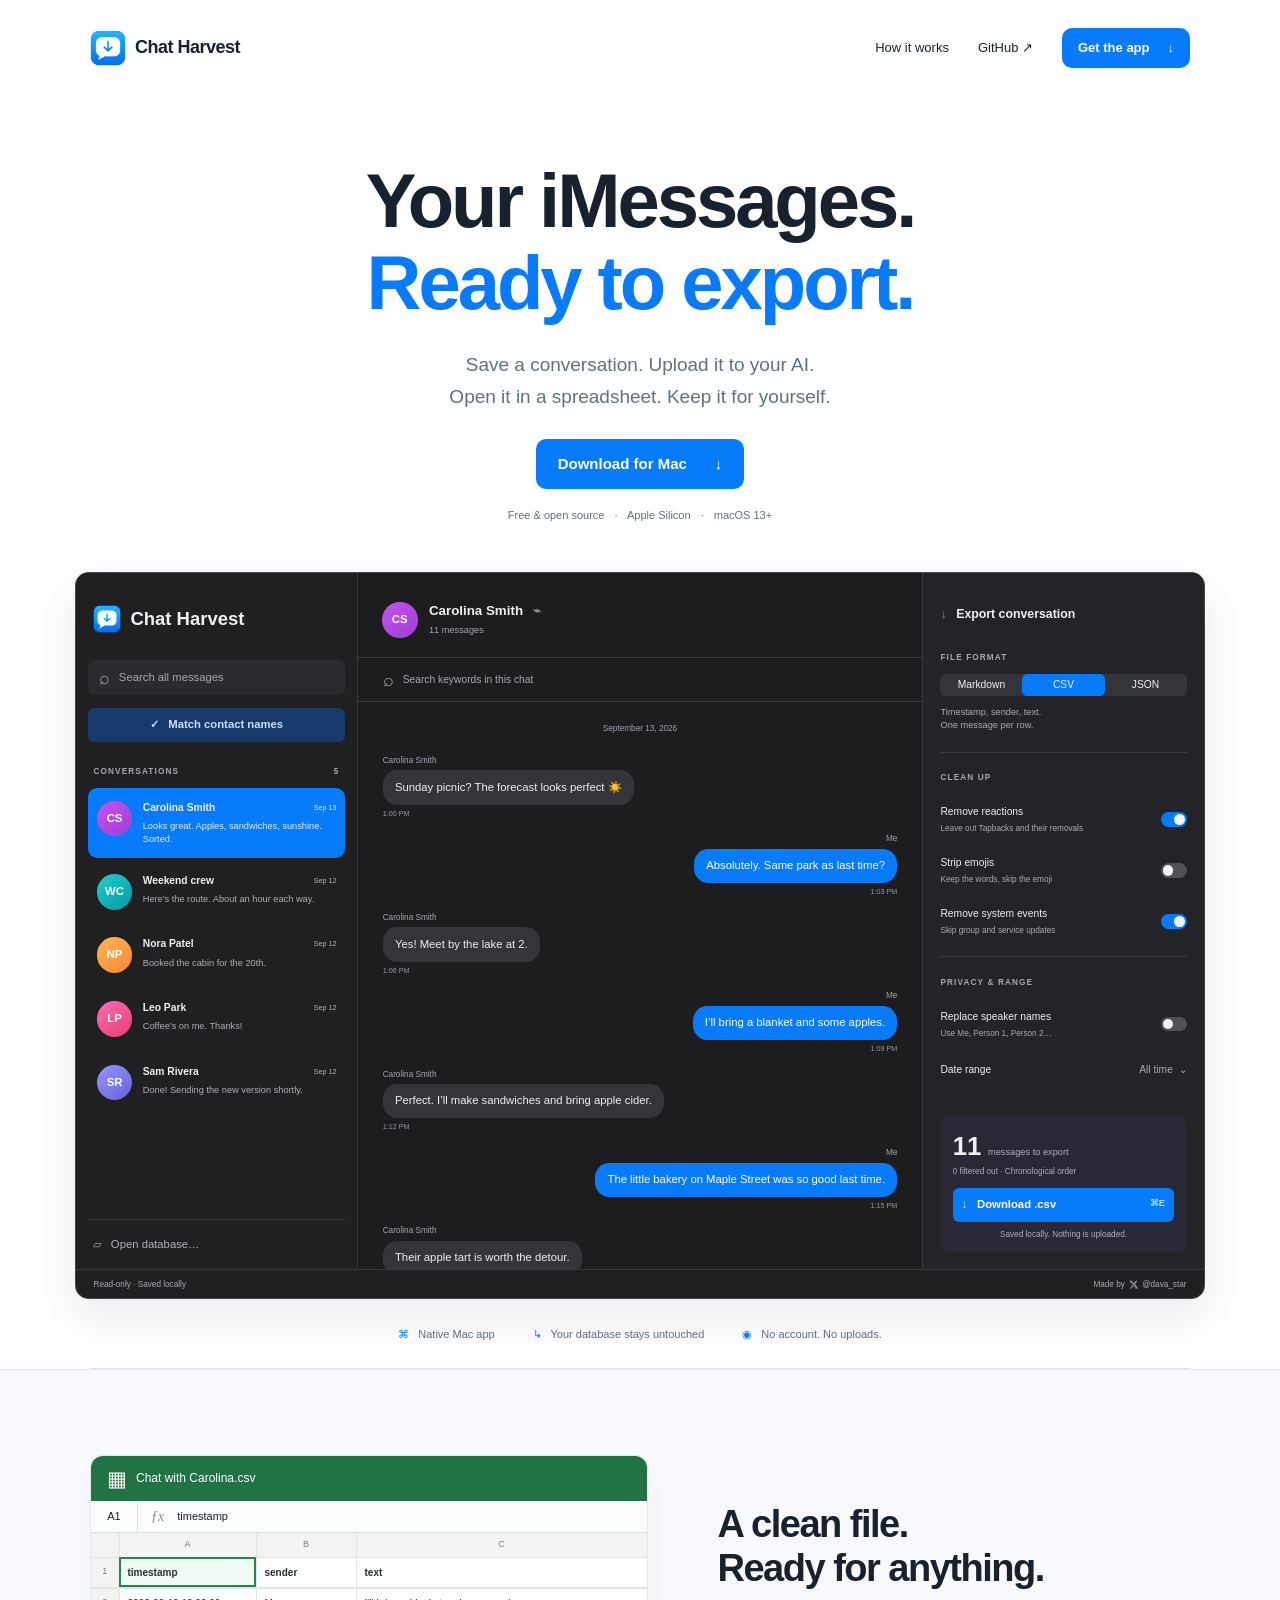
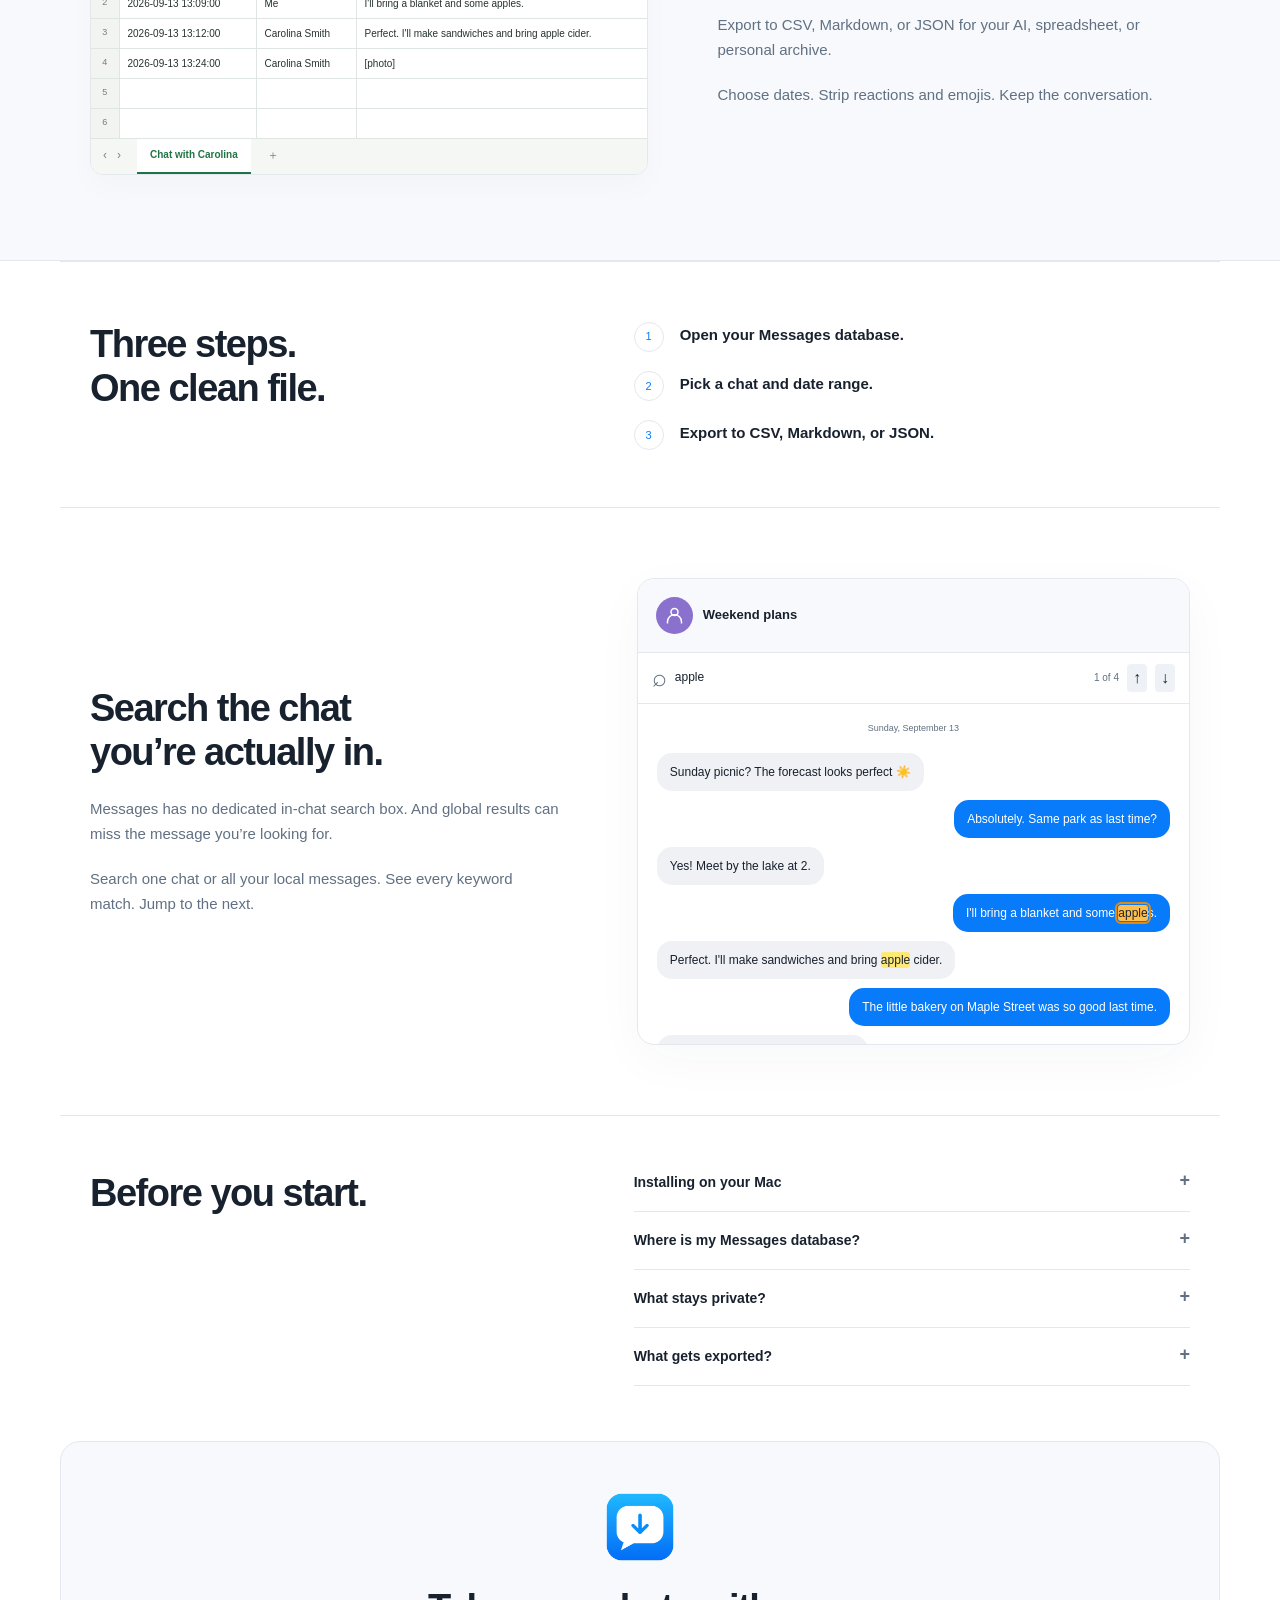
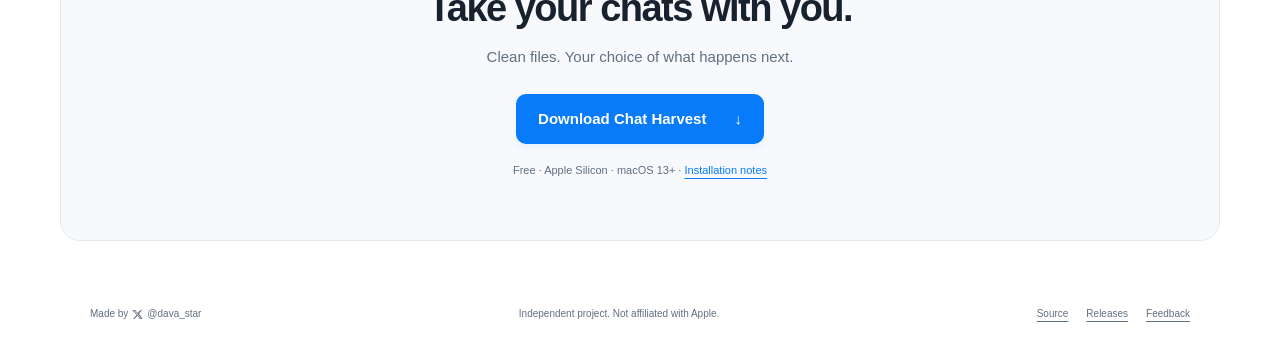
<file: docs/index.html>
<!doctype html>
<html lang="en">
<head>
<meta charset="utf-8"><meta name="viewport" content="width=device-width,initial-scale=1">
<title>Chat Harvest — Export your iMessages. Ready for AI.</title>
<meta name="description" content="Export iMessage conversations as clean CSV, Markdown, or JSON. Add them to your AI chat for context. Free and open source.">
<meta name="theme-color" content="#f8fafc">
<meta property="og:title" content="Chat Harvest — The export button Messages never had.">
<meta property="og:description" content="Export iMessage conversations as clean CSV, Markdown, or JSON. Add them to your AI chat for context. Free and open source.">
<meta property="og:type" content="website">
<meta property="og:url" content="https://davidstor.github.io/chat-harvest/">
<meta property="og:image" content="https://davidstor.github.io/chat-harvest/assets/social-card.png">
<meta property="og:image:width" content="1200">
<meta property="og:image:height" content="630">
<meta property="og:image:alt" content="Chat Harvest — The export button Messages never had. App illustration with fictional chats and CSV export controls.">
<meta name="twitter:card" content="summary_large_image">
<meta name="twitter:site" content="@dava_star">
<meta name="twitter:creator" content="@dava_star">
<meta name="twitter:title" content="Chat Harvest — The export button Messages never had.">
<meta name="twitter:description" content="Export iMessage conversations as clean CSV, Markdown, or JSON. Add them to your AI chat for context. Free and open source.">
<meta name="twitter:image" content="https://davidstor.github.io/chat-harvest/assets/social-card.png">
<meta name="twitter:image:alt" content="Chat Harvest — The export button Messages never had. App illustration with fictional chats and CSV export controls.">
<link rel="icon" href="assets/icon.png"><link rel="stylesheet" href="style.css?v=20260914c"><link rel="stylesheet" href="preview.css">
<script src="demo.js?v=20260914c" defer></script>
</head>
<body>
<header class="nav wrap"><a class="brand" href="#"><img src="assets/icon.png" width="36" height="36" alt="">Chat Harvest</a><nav aria-label="Main"><a href="#how">How it works</a><a href="https://github.com/DavidStor/chat-harvest">GitHub <span aria-hidden="true">↗</span></a><a class="button small" href="#download">Get the app <span aria-hidden="true">↓</span></a></nav></header>
<main>
<section class="hero wrap">
<h1>Your iMessages.<br><span>Ready to export.</span></h1>
<p class="intro">Save a conversation. Upload it to your AI.<br class="desktop"> Open it in a spreadsheet. Keep it for yourself.</p>
<div class="actions"><a class="button" href="https://github.com/DavidStor/chat-harvest/releases/latest/download/Chat-Harvest-macOS-arm64.zip">Download for Mac <span aria-hidden="true">↓</span></a></div>
<p class="meta">Free & open source <span>·</span> Apple Silicon <span>·</span> macOS 13+</p>
<div class="preview-viewport">
<div class="app-preview">
<div class="preview-panels" role="img" aria-label="Illustrative Chat Harvest interface with fictional conversations. Carolina Smith is selected, dated September 13. CSV export controls appear on the right.">
<aside class="preview-sidebar"><div class="preview-brand"><img src="assets/icon.png" alt="">Chat Harvest</div><div class="preview-search"><span>⌕</span> Search all messages</div><div class="preview-contacts">✓ &nbsp; Match contact names</div><div class="preview-section-label">CONVERSATIONS <span>5</span></div><div class="preview-chat selected"><span class="preview-avatar">CS</span><div><div class="preview-chat-title"><b>Carolina Smith</b><time>Sep 13</time></div><p>Looks great. Apples, sandwiches, sunshine. Sorted.</p></div></div><div class="preview-chat teal"><span class="preview-avatar">WC</span><div><div class="preview-chat-title"><b>Weekend crew</b><time>Sep 12</time></div><p>Here's the route. About an hour each way.</p></div></div><div class="preview-chat orange"><span class="preview-avatar">NP</span><div><div class="preview-chat-title"><b>Nora Patel</b><time>Sep 12</time></div><p>Booked the cabin for the 20th.</p></div></div><div class="preview-chat pink"><span class="preview-avatar">LP</span><div><div class="preview-chat-title"><b>Leo Park</b><time>Sep 12</time></div><p>Coffee’s on me. Thanks!</p></div></div><div class="preview-chat purple"><span class="preview-avatar">SR</span><div><div class="preview-chat-title"><b>Sam Rivera</b><time>Sep 12</time></div><p>Done! Sending the new version shortly.</p></div></div><div class="preview-open">▱ &nbsp; Open database…</div></aside>
<div class="preview-conversation"><div class="preview-conversation-title"><span class="preview-avatar">CS</span><div><b>Carolina Smith <span class="preview-pencil">⌁</span></b><small>11 messages</small></div></div><div class="preview-search in-chat"><span>⌕</span> Search keywords in this chat</div><div class="preview-transcript"><div class="preview-day">September 13, 2026</div><div class="preview-message incoming"><span class="preview-speaker">Carolina Smith</span><p>Sunday picnic? The forecast looks perfect ☀️</p><time>1:00 PM</time></div><div class="preview-message outgoing"><span class="preview-speaker">Me</span><p>Absolutely. Same park as last time?</p><time>1:03 PM</time></div><div class="preview-message incoming"><span class="preview-speaker">Carolina Smith</span><p>Yes! Meet by the lake at 2.</p><time>1:06 PM</time></div><div class="preview-message outgoing"><span class="preview-speaker">Me</span><p>I’ll bring a blanket and some apples.</p><time>1:09 PM</time></div><div class="preview-message incoming"><span class="preview-speaker">Carolina Smith</span><p>Perfect. I’ll make sandwiches and bring apple cider.</p><time>1:12 PM</time></div><div class="preview-message outgoing"><span class="preview-speaker">Me</span><p>The little bakery on Maple Street was so good last time.</p><time>1:15 PM</time></div><div class="preview-message incoming"><span class="preview-speaker">Carolina Smith</span><p>Their apple tart is worth the detour.</p><time>1:18 PM</time></div></div></div>
<aside class="preview-export"><h3><span>↓</span> Export conversation</h3><div class="preview-section-label">FILE FORMAT</div><div class="preview-formats"><span>Markdown</span><span class="chosen">CSV</span><span>JSON</span></div><p class="preview-format-help">Timestamp, sender, text.<br>One message per row.</p><div class="preview-rule"></div><div class="preview-section-label">CLEAN UP</div><div class="preview-option"><div><b>Remove reactions</b><small>Leave out Tapbacks and their removals</small></div><span class="preview-toggle on"></span></div><div class="preview-option"><div><b>Strip emojis</b><small>Keep the words, skip the emoji</small></div><span class="preview-toggle "></span></div><div class="preview-option"><div><b>Remove system events</b><small>Skip group and service updates</small></div><span class="preview-toggle on"></span></div><div class="preview-rule"></div><div class="preview-section-label">PRIVACY & RANGE</div><div class="preview-option"><div><b>Replace speaker names</b><small>Use Me, Person 1, Person 2…</small></div><span class="preview-toggle"></span></div><div class="preview-range">Date range <span>All time &nbsp;⌄</span></div><div class="preview-download"><div><strong>11</strong> messages to export</div><small>0 filtered out · Chronological order</small><div class="preview-download-button">↓ &nbsp; Download .csv <span>⌘E</span></div><p>Saved locally. Nothing is uploaded.</p></div></aside>
</div><div class="preview-footer"><span class="preview-local">Read-only · Saved locally</span><div><span>Made by</span> <a class="creator-link" href="https://x.com/dava_star" aria-label="@dava_star on X"><svg class="x-icon" viewBox="0 0 24 24" aria-hidden="true"><path fill="currentColor" d="M18.9 2H22l-6.8 7.8L23.2 22h-6.3L12 14.6 5.5 22H2.3l7.9-9L.8 2h6.5l4.5 6.7L18.9 2ZM17.8 20h1.7L6.4 3.9H4.6L17.8 20Z"/></svg><span>@dava_star</span></a></div></div>
</div></div>
<div class="trust-row"><span><i aria-hidden="true">⌘</i> Native Mac app</span><span><i aria-hidden="true">↳</i> Your database stays untouched</span><span><i aria-hidden="true">◉</i> No account. No uploads.</span></div>
</section>
<section class="export-section"><div class="wrap feature">
<div class="export-card spreadsheet">
<div class="sheet-title"><span class="sheet-symbol" aria-hidden="true">▦</span><strong>Chat with Carolina.csv</strong></div>
<div class="sheet-formula" aria-hidden="true"><span>A1</span><i>ƒx</i><span>timestamp</span></div>
<div class="table-scroll" tabindex="0" role="region" aria-label="CSV shown as a spreadsheet; scroll to see all columns"><table class="sheet-grid"><caption class="sr-only">Example conversation exported to a spreadsheet</caption><colgroup><col class="row-index"><col class="time-column"><col class="sender-column"><col></colgroup><thead><tr class="column-letters" aria-hidden="true"><th></th><th>A</th><th>B</th><th>C</th></tr><tr><td class="row-number">1</td><th scope="col" class="selected-cell">timestamp</th><th scope="col">sender</th><th scope="col">text</th></tr></thead><tbody>
<tr><th scope="row" class="row-number">2</th><td>2026-09-13 13:09:00</td><td>Me</td><td>I'll bring a blanket and some apples.</td></tr>
<tr><th scope="row" class="row-number">3</th><td>2026-09-13 13:12:00</td><td>Carolina Smith</td><td>Perfect. I'll make sandwiches and bring apple cider.</td></tr>
<tr><th scope="row" class="row-number">4</th><td>2026-09-13 13:24:00</td><td>Carolina Smith</td><td>[photo]</td></tr>
<tr aria-hidden="true"><th class="row-number">5</th><td></td><td></td><td></td></tr><tr aria-hidden="true"><th class="row-number">6</th><td></td><td></td><td></td></tr>
</tbody></table></div><div class="sheet-tabs" aria-hidden="true"><span>‹ &nbsp; ›</span><strong>Chat with Carolina</strong><span>＋</span></div>
</div>
<div class="feature-copy"><h2>A clean file.<br>Ready for anything.</h2><p>Export to CSV, Markdown, or JSON for your AI, spreadsheet, or personal archive.</p><p>Choose dates. Strip reactions and emojis. Keep the conversation.</p></div>
</div></section>
<section class="how wrap" id="how"><div><h2>Three steps.<br>One clean file.</h2></div><ol><li><strong>Open your Messages database.</strong></li><li><strong>Pick a chat and date range.</strong></li><li><strong>Export to CSV, Markdown, or JSON.</strong></li></ol></section>
<section class="feature wrap" id="search">
<div class="feature-copy"><h2>Search the chat<br>you’re actually in.</h2><p>Messages has no dedicated in-chat search box. And global results can miss the message you’re looking for.</p><p>Search one chat or all your local messages. See every keyword match. Jump to the next.</p></div>
<div class="demo-card"><div class="demo-heading"><div class="avatar" aria-hidden="true"><svg width="21" height="21" viewBox="0 0 24 24" fill="none" stroke="currentColor" stroke-width="1.7"><circle cx="12" cy="8" r="4"/><path d="M4 21v-2a8 8 0 0 1 16 0v2"/></svg></div><strong>Weekend plans</strong></div>
<div class="searchbar"><span aria-hidden="true">⌕</span><span class="fixed-query" id="query" aria-label="Search keyword: apple">apple</span><output id="match-count" aria-live="polite"></output><button id="previous" aria-label="Previous match" title="Previous match">↑</button><button id="next" aria-label="Next match" title="Next match">↓</button></div>
<div class="demo-messages" id="messages" tabindex="0" aria-label="Fictional conversation"><p class="day-label">Sunday, September 13</p></div></div>
</section>
<section class="faq wrap" id="install"><div><h2>Before you start.</h2></div><div class="questions">
<details><summary>Installing on your Mac</summary><p>Unzip the download and move Chat Harvest to Applications. Requires Apple Silicon and macOS 13 or later.</p><p>The app is not notarized by Apple. If macOS blocks it and you choose to trust the app:</p><ol><li>Try opening Chat Harvest, then dismiss the warning.</li><li>Go to <strong>System Settings → Privacy &amp; Security</strong> and look for <strong>Open Anyway</strong>.</li><li>Confirm that you want to open the app.</li></ol><p>Prompts can vary, and managed Macs may restrict this option. See <a href="https://support.apple.com/en-us/102445">Apple’s instructions</a> or the <a href="https://github.com/DavidStor/chat-harvest#build--test">source-build guide</a>.</p></details>
<details><summary>Where is my Messages database?</summary><p>Usually at <code>~/Library/Messages/chat.db</code>. Follow the <a href="https://github.com/DavidStor/chat-harvest/blob/main/GUIDE.md#prepare-your-database">setup guide</a> to make a consistent copy, then choose it with <strong>Open database…</strong>.</p><p>macOS protects that folder; Terminal may need Full Disk Access to create the copy. Only messages already stored on your Mac are included. Chat Harvest reads the copy without changing it.</p><p><strong>The copy is a snapshot, not a live sync.</strong> For newer messages, make a fresh copy and open it. <strong>Reload Database (⌘R)</strong> rereads the selected file; it does not fetch new messages from Messages or iCloud.</p></details>
<details><summary>What stays private?</summary><p>Everything stays on your Mac until you share an export. No account, analytics, or automatic AI uploads. Review message text before sharing; replacing speaker names doesn’t redact it.</p></details>
<details><summary>What gets exported?</summary><p>Messages in the database you open. Media uses placeholders such as <code>[photo]</code>. No iCloud-only history, deleted-message recovery, or media files.</p></details>
</div></section>
<section class="closing wrap" id="download"><img src="assets/icon.png" width="70" height="70" alt=""><h2>Take your chats with you.</h2><p>Clean files. Your choice of what happens next.</p><a class="button" href="https://github.com/DavidStor/chat-harvest/releases/latest/download/Chat-Harvest-macOS-arm64.zip">Download Chat Harvest <span aria-hidden="true">↓</span></a><p class="meta">Free · Apple Silicon · macOS 13+ · <a href="#install">Installation notes</a></p></section>
</main><footer class="wrap"><p class="site-credit"><span>Made by</span> <a class="creator-link" href="https://x.com/dava_star" aria-label="@dava_star on X"><svg class="x-icon" viewBox="0 0 24 24" aria-hidden="true"><path fill="currentColor" d="M18.9 2H22l-6.8 7.8L23.2 22h-6.3L12 14.6 5.5 22H2.3l7.9-9L.8 2h6.5l4.5 6.7L18.9 2ZM17.8 20h1.7L6.4 3.9H4.6L17.8 20Z"/></svg><span>@dava_star</span></a></p><p>Independent project. Not affiliated with Apple.</p><div><a href="https://github.com/DavidStor/chat-harvest">Source</a><a href="https://github.com/DavidStor/chat-harvest/releases">Releases</a><a href="https://github.com/DavidStor/chat-harvest/issues">Feedback</a></div></footer>
</body></html>
</file>
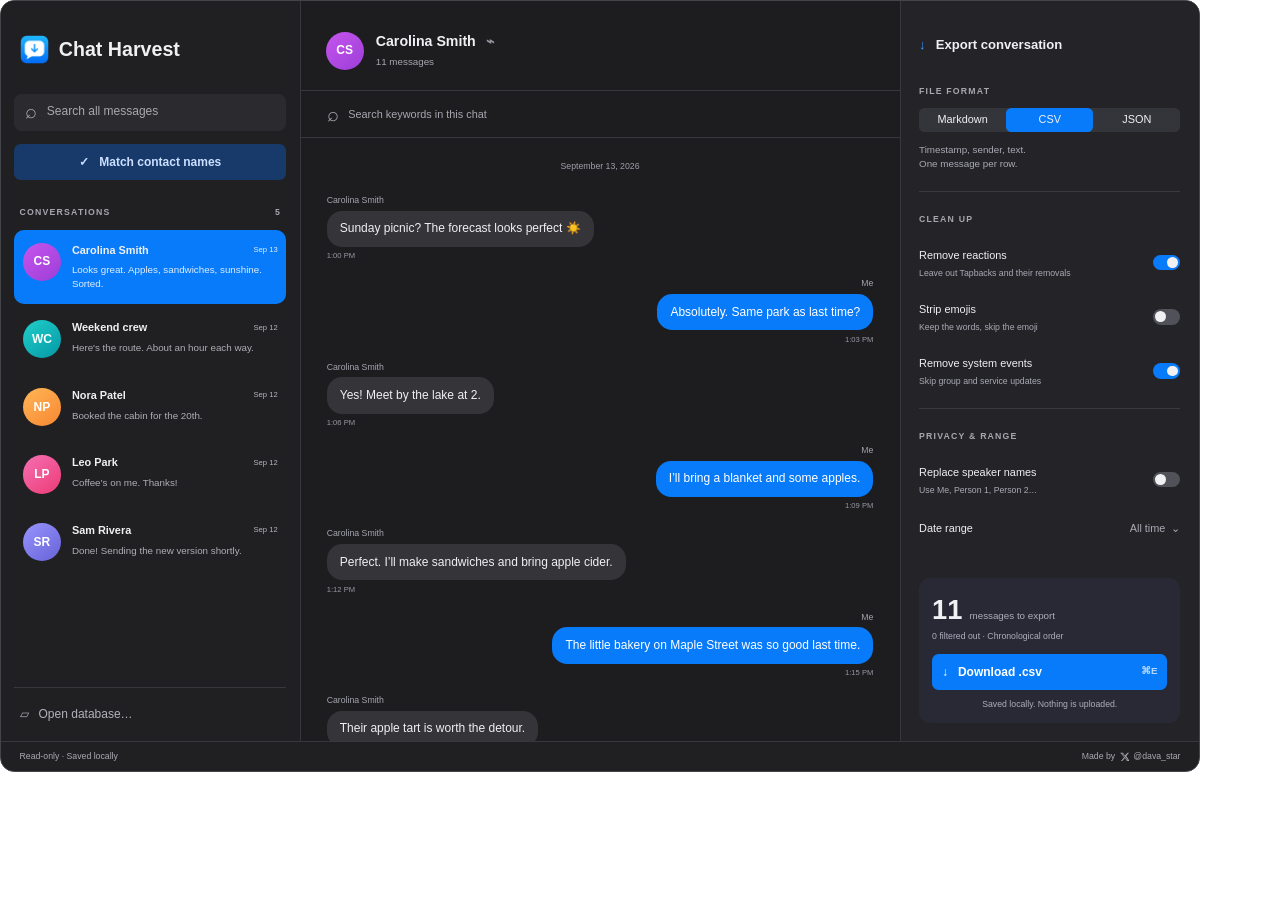
<file: docs/app-preview.html>
<!doctype html>
<html lang="en"><head><meta charset="utf-8"><meta name="robots" content="noindex"><title>Chat Harvest app preview</title><link rel="stylesheet" href="style.css"><link rel="stylesheet" href="preview.css"><style>
html,body { margin:0; width:1200px; background:#fff; overflow:hidden; }
.preview-viewport { width:1200px; margin:0; }
.app-preview { box-shadow:none; }
</style></head><body>
<div class="preview-viewport">
<div class="app-preview">
<div class="preview-panels" role="img" aria-label="Illustrative Chat Harvest interface with fictional conversations. Carolina Smith is selected, dated September 13. CSV export controls appear on the right.">
<aside class="preview-sidebar"><div class="preview-brand"><img src="assets/icon.png" alt="">Chat Harvest</div><div class="preview-search"><span>⌕</span> Search all messages</div><div class="preview-contacts">✓ &nbsp; Match contact names</div><div class="preview-section-label">CONVERSATIONS <span>5</span></div><div class="preview-chat selected"><span class="preview-avatar">CS</span><div><div class="preview-chat-title"><b>Carolina Smith</b><time>Sep 13</time></div><p>Looks great. Apples, sandwiches, sunshine. Sorted.</p></div></div><div class="preview-chat teal"><span class="preview-avatar">WC</span><div><div class="preview-chat-title"><b>Weekend crew</b><time>Sep 12</time></div><p>Here's the route. About an hour each way.</p></div></div><div class="preview-chat orange"><span class="preview-avatar">NP</span><div><div class="preview-chat-title"><b>Nora Patel</b><time>Sep 12</time></div><p>Booked the cabin for the 20th.</p></div></div><div class="preview-chat pink"><span class="preview-avatar">LP</span><div><div class="preview-chat-title"><b>Leo Park</b><time>Sep 12</time></div><p>Coffee’s on me. Thanks!</p></div></div><div class="preview-chat purple"><span class="preview-avatar">SR</span><div><div class="preview-chat-title"><b>Sam Rivera</b><time>Sep 12</time></div><p>Done! Sending the new version shortly.</p></div></div><div class="preview-open">▱ &nbsp; Open database…</div></aside>
<div class="preview-conversation"><div class="preview-conversation-title"><span class="preview-avatar">CS</span><div><b>Carolina Smith <span class="preview-pencil">⌁</span></b><small>11 messages</small></div></div><div class="preview-search in-chat"><span>⌕</span> Search keywords in this chat</div><div class="preview-transcript"><div class="preview-day">September 13, 2026</div><div class="preview-message incoming"><span class="preview-speaker">Carolina Smith</span><p>Sunday picnic? The forecast looks perfect ☀️</p><time>1:00 PM</time></div><div class="preview-message outgoing"><span class="preview-speaker">Me</span><p>Absolutely. Same park as last time?</p><time>1:03 PM</time></div><div class="preview-message incoming"><span class="preview-speaker">Carolina Smith</span><p>Yes! Meet by the lake at 2.</p><time>1:06 PM</time></div><div class="preview-message outgoing"><span class="preview-speaker">Me</span><p>I’ll bring a blanket and some apples.</p><time>1:09 PM</time></div><div class="preview-message incoming"><span class="preview-speaker">Carolina Smith</span><p>Perfect. I’ll make sandwiches and bring apple cider.</p><time>1:12 PM</time></div><div class="preview-message outgoing"><span class="preview-speaker">Me</span><p>The little bakery on Maple Street was so good last time.</p><time>1:15 PM</time></div><div class="preview-message incoming"><span class="preview-speaker">Carolina Smith</span><p>Their apple tart is worth the detour.</p><time>1:18 PM</time></div></div></div>
<aside class="preview-export"><h3><span>↓</span> Export conversation</h3><div class="preview-section-label">FILE FORMAT</div><div class="preview-formats"><span>Markdown</span><span class="chosen">CSV</span><span>JSON</span></div><p class="preview-format-help">Timestamp, sender, text.<br>One message per row.</p><div class="preview-rule"></div><div class="preview-section-label">CLEAN UP</div><div class="preview-option"><div><b>Remove reactions</b><small>Leave out Tapbacks and their removals</small></div><span class="preview-toggle on"></span></div><div class="preview-option"><div><b>Strip emojis</b><small>Keep the words, skip the emoji</small></div><span class="preview-toggle "></span></div><div class="preview-option"><div><b>Remove system events</b><small>Skip group and service updates</small></div><span class="preview-toggle on"></span></div><div class="preview-rule"></div><div class="preview-section-label">PRIVACY & RANGE</div><div class="preview-option"><div><b>Replace speaker names</b><small>Use Me, Person 1, Person 2…</small></div><span class="preview-toggle"></span></div><div class="preview-range">Date range <span>All time &nbsp;⌄</span></div><div class="preview-download"><div><strong>11</strong> messages to export</div><small>0 filtered out · Chronological order</small><div class="preview-download-button">↓ &nbsp; Download .csv <span>⌘E</span></div><p>Saved locally. Nothing is uploaded.</p></div></aside>
</div><div class="preview-footer"><span class="preview-local">Read-only · Saved locally</span><div><span>Made by</span> <a class="creator-link" href="https://x.com/dava_star" aria-label="@dava_star on X"><svg class="x-icon" viewBox="0 0 24 24" aria-hidden="true"><path fill="currentColor" d="M18.9 2H22l-6.8 7.8L23.2 22h-6.3L12 14.6 5.5 22H2.3l7.9-9L.8 2h6.5l4.5 6.7L18.9 2ZM17.8 20h1.7L6.4 3.9H4.6L17.8 20Z"/></svg><span>@dava_star</span></a></div></div>
</div></div>
</body></html>
</file>
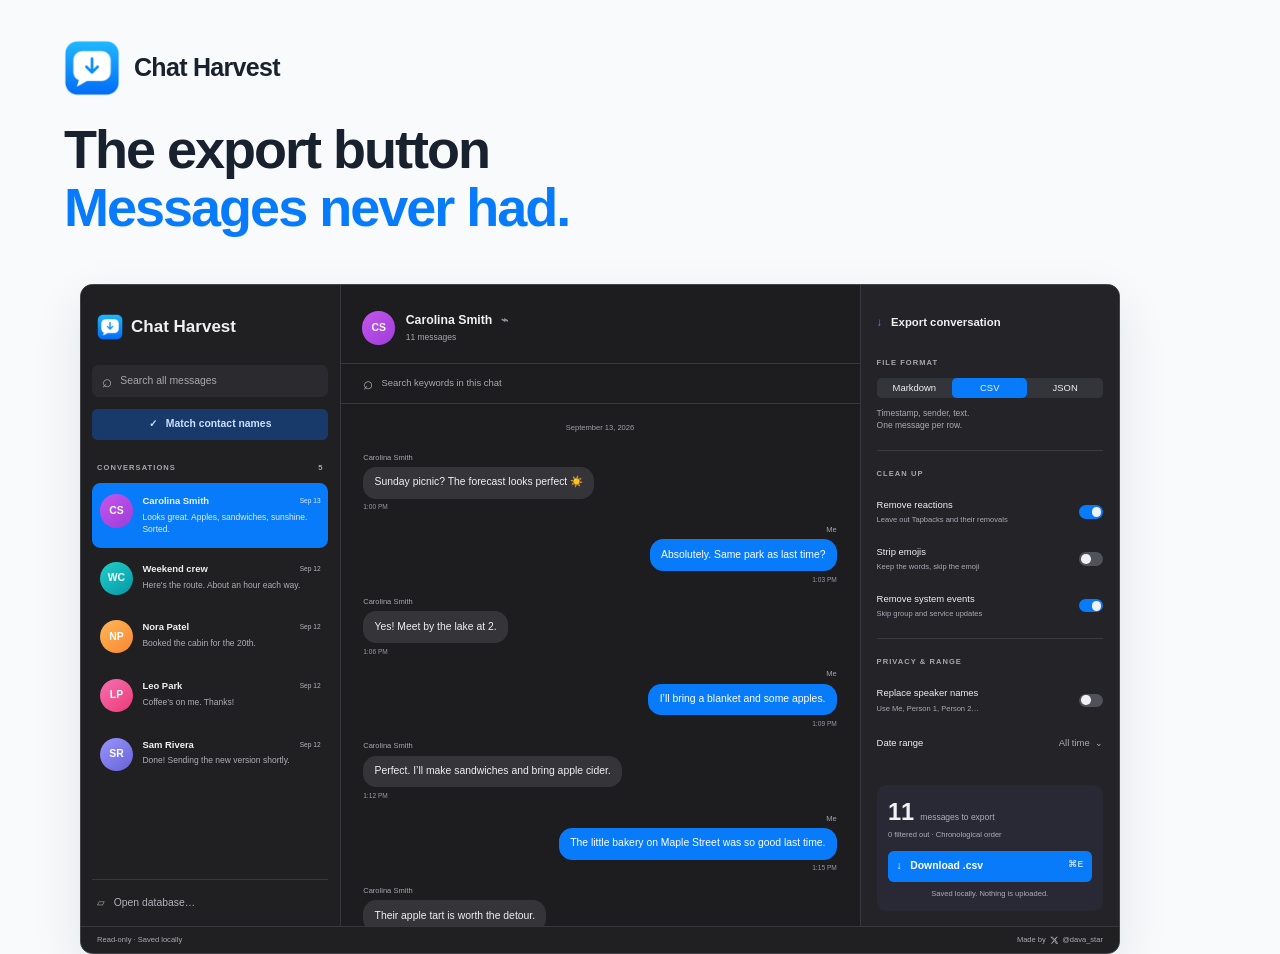
<file: docs/social.html>
<!doctype html>
<html lang="en"><head><meta charset="utf-8"><meta name="viewport" content="width=device-width,initial-scale=1"><meta name="robots" content="noindex"><title>Chat Harvest social card</title><link rel="stylesheet" href="style.css"><link rel="stylesheet" href="preview.css"><style>
html,body { width:1200px; height:630px; margin:0; overflow:hidden; background:#f8fafc; }
.social-brand { position:absolute; left:64px; top:40px; display:flex; align-items:center; gap:14px; font-size:25px; font-weight:700; letter-spacing:-.7px; }
.social-brand img { width:56px; height:56px; }
h1 { position:absolute; left:64px; top:120px; font-size:54px; line-height:1.08; letter-spacing:-2px; font-weight:650; margin:0; }
h1 span { color:#087bfa; }
.preview-viewport { position:absolute; width:1040px; left:80px; top:284px; margin:0; }
</style></head><body><div class="social-brand"><img src="assets/icon.png" alt="">Chat Harvest</div><h1>The export button<br><span>Messages never had.</span></h1>
<div class="preview-viewport">
<div class="app-preview">
<div class="preview-panels" role="img" aria-label="Illustrative Chat Harvest interface with fictional conversations. Carolina Smith is selected, dated September 13. CSV export controls appear on the right.">
<aside class="preview-sidebar"><div class="preview-brand"><img src="assets/icon.png" alt="">Chat Harvest</div><div class="preview-search"><span>⌕</span> Search all messages</div><div class="preview-contacts">✓ &nbsp; Match contact names</div><div class="preview-section-label">CONVERSATIONS <span>5</span></div><div class="preview-chat selected"><span class="preview-avatar">CS</span><div><div class="preview-chat-title"><b>Carolina Smith</b><time>Sep 13</time></div><p>Looks great. Apples, sandwiches, sunshine. Sorted.</p></div></div><div class="preview-chat teal"><span class="preview-avatar">WC</span><div><div class="preview-chat-title"><b>Weekend crew</b><time>Sep 12</time></div><p>Here's the route. About an hour each way.</p></div></div><div class="preview-chat orange"><span class="preview-avatar">NP</span><div><div class="preview-chat-title"><b>Nora Patel</b><time>Sep 12</time></div><p>Booked the cabin for the 20th.</p></div></div><div class="preview-chat pink"><span class="preview-avatar">LP</span><div><div class="preview-chat-title"><b>Leo Park</b><time>Sep 12</time></div><p>Coffee’s on me. Thanks!</p></div></div><div class="preview-chat purple"><span class="preview-avatar">SR</span><div><div class="preview-chat-title"><b>Sam Rivera</b><time>Sep 12</time></div><p>Done! Sending the new version shortly.</p></div></div><div class="preview-open">▱ &nbsp; Open database…</div></aside>
<div class="preview-conversation"><div class="preview-conversation-title"><span class="preview-avatar">CS</span><div><b>Carolina Smith <span class="preview-pencil">⌁</span></b><small>11 messages</small></div></div><div class="preview-search in-chat"><span>⌕</span> Search keywords in this chat</div><div class="preview-transcript"><div class="preview-day">September 13, 2026</div><div class="preview-message incoming"><span class="preview-speaker">Carolina Smith</span><p>Sunday picnic? The forecast looks perfect ☀️</p><time>1:00 PM</time></div><div class="preview-message outgoing"><span class="preview-speaker">Me</span><p>Absolutely. Same park as last time?</p><time>1:03 PM</time></div><div class="preview-message incoming"><span class="preview-speaker">Carolina Smith</span><p>Yes! Meet by the lake at 2.</p><time>1:06 PM</time></div><div class="preview-message outgoing"><span class="preview-speaker">Me</span><p>I’ll bring a blanket and some apples.</p><time>1:09 PM</time></div><div class="preview-message incoming"><span class="preview-speaker">Carolina Smith</span><p>Perfect. I’ll make sandwiches and bring apple cider.</p><time>1:12 PM</time></div><div class="preview-message outgoing"><span class="preview-speaker">Me</span><p>The little bakery on Maple Street was so good last time.</p><time>1:15 PM</time></div><div class="preview-message incoming"><span class="preview-speaker">Carolina Smith</span><p>Their apple tart is worth the detour.</p><time>1:18 PM</time></div></div></div>
<aside class="preview-export"><h3><span>↓</span> Export conversation</h3><div class="preview-section-label">FILE FORMAT</div><div class="preview-formats"><span>Markdown</span><span class="chosen">CSV</span><span>JSON</span></div><p class="preview-format-help">Timestamp, sender, text.<br>One message per row.</p><div class="preview-rule"></div><div class="preview-section-label">CLEAN UP</div><div class="preview-option"><div><b>Remove reactions</b><small>Leave out Tapbacks and their removals</small></div><span class="preview-toggle on"></span></div><div class="preview-option"><div><b>Strip emojis</b><small>Keep the words, skip the emoji</small></div><span class="preview-toggle "></span></div><div class="preview-option"><div><b>Remove system events</b><small>Skip group and service updates</small></div><span class="preview-toggle on"></span></div><div class="preview-rule"></div><div class="preview-section-label">PRIVACY & RANGE</div><div class="preview-option"><div><b>Replace speaker names</b><small>Use Me, Person 1, Person 2…</small></div><span class="preview-toggle"></span></div><div class="preview-range">Date range <span>All time &nbsp;⌄</span></div><div class="preview-download"><div><strong>11</strong> messages to export</div><small>0 filtered out · Chronological order</small><div class="preview-download-button">↓ &nbsp; Download .csv <span>⌘E</span></div><p>Saved locally. Nothing is uploaded.</p></div></aside>
</div><div class="preview-footer"><span class="preview-local">Read-only · Saved locally</span><div><span>Made by</span> <a class="creator-link" href="https://x.com/dava_star" aria-label="@dava_star on X"><svg class="x-icon" viewBox="0 0 24 24" aria-hidden="true"><path fill="currentColor" d="M18.9 2H22l-6.8 7.8L23.2 22h-6.3L12 14.6 5.5 22H2.3l7.9-9L.8 2h6.5l4.5 6.7L18.9 2ZM17.8 20h1.7L6.4 3.9H4.6L17.8 20Z"/></svg><span>@dava_star</span></a></div></div>
</div></div>

</body></html>
</file>
<file: docs/style.css>
:root {
  --ink:#18212e;
  --muted:#617082;
  --blue:#087bfa;
  --line:#e3e8ef;
  --paper:#fff;
  --soft:#f7f9fc;
}
* {
  box-sizing:border-box;
}
html {
  scroll-behavior:smooth;
  scroll-padding-top:28px;
}
body {
  margin:0;
  background:var(--paper);
  color:var(--ink);
  font:16px/1.65 -apple-system,BlinkMacSystemFont,"Segoe UI",sans-serif;
  -webkit-font-smoothing:antialiased;
}
a {
  color:var(--blue);
  text-underline-offset:4px;
}
a:hover {
  opacity:.8;
}
button,input {
  font:inherit;
}
button,a,input {
  -webkit-tap-highlight-color:transparent;
}
a:focus-visible,button:focus-visible,input:focus-visible,summary:focus-visible,[tabindex]:focus-visible {
  outline:3px solid #75afff;
  outline-offset:4px;
}
button {
  cursor:pointer;
}
.wrap {
  max-width:1160px;
  padding-inline:30px;
  margin-inline:auto;
}
.nav {
  height:96px;
  display:flex;
  align-items:center;
  justify-content:space-between;
}
.brand {
  display:flex;
  gap:9px;
  align-items:center;
  font-size:18px;
  font-weight:700;
  color:var(--ink);
  text-decoration:none;
  letter-spacing:-.5px;
}
.brand img {
  border-radius:9px;
}
nav {
  display:flex;
  align-items:center;
  gap:29px;
  font-size:13px;
}
nav a {
  color:var(--ink);
  text-decoration:none;
}
.button {
  display:inline-flex;
  justify-content:center;
  align-items:center;
  gap:28px;
  padding:14px 22px;
  background:var(--blue);
  color:#fff;
  text-decoration:none;
  font-size:15px;
  font-weight:600;
  border-radius:10px;
  box-shadow:0 3px 6px #087bfa12;
  line-height:1.5;
}
.button:hover {
  background:#066de2;
  opacity:1;
}
.button.small {
  padding:10px 16px;
  font-size:13px;
  gap:18px;
}
.hero {
  text-align:center;
  padding-top:64px;
}
.eyebrow {
  font-size:10px;
  font-weight:700;
  letter-spacing:1.8px;
  color:var(--muted);
  margin:0 0 20px;
}
.dot {
  display:inline-block;
  width:6px;
  height:6px;
  background:var(--blue);
  border-radius:50%;
  margin-right:8px;
  vertical-align:middle;
}
h1 {
  font-size:clamp(44px,6.1vw,76px);
  line-height:1.08;
  letter-spacing:-3.6px;
  font-weight:650;
  margin:0 0 25px;
}
h1 span {
  color:var(--blue);
}
.intro {
  font-size:19px;
  line-height:1.65;
  color:var(--muted);
  margin:0 0 27px;
}
.actions {
  display:flex;
  align-items:center;
  justify-content:center;
  gap:28px;
}
.text-link {
  font-size:14px;
  font-weight:600;
  text-decoration:none;
}
.text-link span {
  margin-left:8px;
}
.meta {
  font-size:11px;
  color:var(--muted);
  margin-top:17px;
}
.meta span {
  padding-inline:7px;
}
.release-note {
  display:inline-block;
  font-size:11px;
  color:var(--muted);
  margin-top:0;
}
.app-frame {
  margin:49px -15px 0;
  padding:30px 30px 14px;
  border:1px solid #e3eafa;
  border-radius:23px;
  background:linear-gradient(125deg,#e9f2ff,#eff2fd 55%,#eaf2f5);
}
.app-frame img {
  width:100%;
  height:auto;
  display:block;
  border-radius:10px;
  box-shadow:0 12px 40px #1b37691f;
  border:1px solid #1f30422e;
}
figcaption {
  font-size:10px;
  color:var(--muted);
  margin-top:15px;
}
.trust-row {
  display:flex;
  justify-content:center;
  gap:38px;
  padding:25px 0;
  font-size:11px;
  color:var(--muted);
  border-bottom:1px solid var(--line);
}
.trust-row i {
  font-style:normal;
  color:var(--blue);
  padding-right:6px;
}
.feature {
  display:grid;
  grid-template-columns:1fr 1.18fr;
  align-items:center;
  gap:78px;
  padding-top:110px;
  padding-bottom:110px;
}
h2 {
  font-size:38px;
  line-height:1.16;
  letter-spacing:-1.5px;
  font-weight:650;
  margin:0 0 23px;
}
.feature-copy p:not(.eyebrow) {
  font-size:15px;
  color:var(--muted);
  margin:0 0 20px;
}
.feature-copy strong {
  color:var(--ink);
  font-weight:500;
}
code {
  background:#e9edf455;
  border-radius:4px;
  padding:1px 3px;
  font-size:.86em;
}
.demo-card {
  border:1px solid var(--line);
  border-radius:17px;
  overflow:hidden;
  box-shadow:0 15px 50px #24354d09;
}
.demo-heading {
  display:flex;
  align-items:center;
  gap:10px;
  padding:18px;
  background:var(--soft);
  border-bottom:1px solid var(--line);
}
.avatar {
  width:37px;
  height:37px;
  display:grid;
  place-items:center;
  background:#8a71cd;
  color:white;
  border-radius:50%;
  font-size:12px;
  font-weight:600;
}
.demo-heading strong {
  display:block;
  font-size:13px;
}
.searchbar {
  display:flex;
  gap:8px;
  align-items:center;
  padding:11px 14px;
  border-bottom:1px solid var(--line);
}
.searchbar>span:first-child {
  font-size:25px;
  color:var(--muted);
  line-height:1;
}
.searchbar .fixed-query {
  width:0;
  min-width:0;
  flex:1;
  border:0;
  outline-offset:2px;
  font-size:12px;
  color:var(--ink);
  background:transparent;
}
.searchbar output {
  white-space:nowrap;
  font-size:10px;
  font-variant-numeric:tabular-nums;
  color:var(--muted);
}
.searchbar button {
  padding:1px 6px;
  border:0;
  border-radius:4px;
  background:#eef2f6;
  color:var(--ink);
  font-size:16px;
}
.searchbar button:disabled {
  opacity:.35;
  cursor:default;
}
.demo-messages {
  height:340px;
  overflow-y:auto;
  padding:0 19px 16px;
  overscroll-behavior:contain;
  scroll-behavior:smooth;
}
.day-label {
  text-align:center;
  font-size:9px;
  color:var(--muted);
  margin:17px 0;
}
.bubble {
  width:fit-content;
  max-width:88%;
  padding:10px 13px;
  border-radius:15px;
  background:#eff1f4;
  font-size:12px;
  line-height:1.5;
  margin:9px 0;
}
.bubble.me {
  margin-left:auto;
  background:var(--blue);
  color:#fff;
}
.bubble mark {
  background:#ffe975;
  color:#1d2530;
  border-radius:3px;
  padding:1px 0;
}
.bubble mark.current {
  background:#ffbd4a;
  outline:2px solid #dd8a16;
  outline-offset:1px;
}
.export-section {
  background:var(--soft);
  border-block:1px solid var(--line);
}
.export-section .feature {
  grid-template-columns:1.18fr 1fr;
  gap:70px;
  padding-top:85px;
  padding-bottom:85px;
}
.export-card {
  background:white;
  border:1px solid var(--line);
  border-radius:13px;
  overflow:hidden;
  box-shadow:0 12px 30px #13294906;
}
.sheet-title {
  display:flex;
  align-items:center;
  gap:9px;
  padding:12px 16px;
  background:#217346;
  color:#fff;
  font-size:12px;
}
.sheet-symbol { font-size:21px; line-height:1; }
.sheet-title strong { font-weight:500; }
.sheet-formula {
  display:flex;
  align-items:center;
  gap:13px;
  background:#fafbfa;
  border-bottom:1px solid #dce2df;
  font-size:11px;
  line-height:31px;
}
.sheet-formula span:first-child { width:47px; text-align:center; border-right:1px solid #dce2df; }
.sheet-formula i { color:#88918b; font:italic 14px Georgia,serif; }
.table-scroll { overflow:auto; }
.sheet-grid {
  width:100%;
  min-width:510px;
  table-layout:fixed;
  border-collapse:collapse;
  text-align:left;
  font-size:10px;
  line-height:1.5;
  color:#26332c;
}
.sheet-grid .row-index { width:28px; }
.sheet-grid .time-column { width:137px; }
.sheet-grid .sender-column { width:100px; }
.sheet-grid th,.sheet-grid td {
  padding:7px 8px;
  height:30px;
  border:1px solid #dfe5e1;
  vertical-align:top;
  font-weight:400;
  overflow-wrap:break-word;
}
.sheet-grid tr>*:first-child { border-left:0; }
.sheet-grid tr>*:last-child { border-right:0; }
.sheet-grid .column-letters th,.sheet-grid .row-number {
  background:#f2f4f2;
  color:#718078;
  text-align:center;
  font-size:9px;
  padding:5px 2px;
  vertical-align:middle;
}
.sheet-grid .column-letters th { height:24px; border-top:0; }
.sheet-grid thead tr:last-child th { font-weight:600; }
.sheet-grid tbody td:nth-child(2) { white-space:nowrap; font-variant-numeric:tabular-nums; font-size:10px; }
.sheet-grid .selected-cell { outline:2px solid #23854f; outline-offset:-2px; background:#f2faf5; }
.sheet-tabs { display:flex; align-items:center; gap:16px; height:35px; padding:0 12px; background:#f5f7f5; color:#7a847e; font-size:12px; }
.sheet-tabs strong { align-self:stretch; display:flex; align-items:center; background:white; padding:0 13px; border-bottom:2px solid #217346; color:#217346; font-size:10px; font-weight:600; }
.use-cases {
  padding-block:100px;
}
.three-columns {
  display:grid;
  grid-template-columns:repeat(3,1fr);
  gap:65px;
  margin-top:40px;
}
.number {
  font:11px ui-monospace,monospace;
  color:var(--blue);
}
h3 {
  font-size:18px;
  letter-spacing:-.3px;
  margin:15px 0 9px;
}
.three-columns p {
  font-size:14px;
  color:var(--muted);
  margin:0;
}
.how {
  display:grid;
  grid-template-columns:1fr 1.2fr;
  gap:80px;
  border-top:1px solid var(--line);
  padding-block:80px;
}
.how ol {
  margin:0;
  padding:0;
  list-style:none;
  counter-reset:step;
}
.how li {
  counter-increment:step;
  position:relative;
  padding-left:46px;
  margin-bottom:28px;
}
.how li:last-child {
  margin-bottom:0;
}
.how li:before {
  content:counter(step);
  position:absolute;
  left:0;
  top:0;
  display:grid;
  place-items:center;
  width:28px;
  height:28px;
  border:1px solid var(--line);
  border-radius:50%;
  font-size:11px;
  color:var(--blue);
}
.how strong {
  font-size:15px;
  font-weight:600;
}
.how li p {
  font-size:13px;
  color:var(--muted);
  margin:5px 0 0;
}
.faq {
  border-top:1px solid var(--line);
  padding-block:80px;
  display:grid;
  grid-template-columns:1fr 1.2fr;
  gap:80px;
}
details {
  border-bottom:1px solid var(--line);
  padding:17px 0;
}
details:first-child {
  padding-top:0;
}
summary {
  font-size:14px;
  font-weight:600;
  cursor:pointer;
  list-style:none;
  display:flex;
  justify-content:space-between;
  gap:20px;
}
summary::-webkit-details-marker {
  display:none;
}
summary:after {
  content:'+';
  color:var(--muted);
  font-size:18px;
  line-height:1;
}
details[open] summary:after {
  content:'−';
}
details p {
  font-size:13px;
  color:var(--muted);
  margin:14px 0 0;
}
.closing {
  text-align:center;
  background:var(--soft);
  border:1px solid var(--line);
  border-radius:20px;
  padding-block:50px;
  margin-bottom:65px;
}
.closing img {
  border-radius:17px;
  margin-bottom:15px;
}
.closing h2 {
  margin-bottom:12px;
}
.closing>p:not(.meta) {
  color:var(--muted);
  font-size:15px;
  margin-bottom:24px;
}
footer {
  display:flex;
  justify-content:space-between;
  gap:20px;
  font-size:10px;
  color:var(--muted);
  padding-bottom:30px;
}
footer p {
  margin:0;
}
footer a {
  color:var(--muted);
}
footer div {
  display:flex;
  gap:18px;
}
.sr-only {
  position:absolute;
  width:1px;
  height:1px;
  padding:0;
  margin:-1px;
  overflow:hidden;
  clip:rect(0,0,0,0);
  white-space:nowrap;
  border:0;
}
@media(max-width:900px) {
  .feature,.export-section .feature {
    gap:35px;
  }
  .trust-row {
    gap:16px;
  }
  .three-columns {
    gap:30px;
  }
  h2 {
    font-size:32px;
  }
  .how,.faq {
    gap:40px;
  }
}
@media(max-width:680px) {
  .wrap {
    padding-inline:22px;
  }
  .nav {
    height:78px;
  }
  .brand {
    font-size:16px;
  }
  .brand img {
    width:30px;
    height:30px;
  }
  nav {
    gap:16px;
  }
  nav>a:first-child {
    display:none;
  }
  nav .button {
    font-size:11px;
    padding:9px 12px;
    gap:8px;
  }
  .hero {
    padding-top:40px;
  }
  h1 {
    font-size:44px;
    letter-spacing:-2px;
  }
  .intro {
    font-size:16px;
  }
  .desktop {
    display:none;
  }
  .eyebrow {
    font-size:9px;
  }
  .actions {
    gap:20px;
  }
  .button {
    padding:12px 17px;
    font-size:13px;
    gap:20px;
  }
  .text-link {
    font-size:12px;
  }
  .app-frame {
    padding:12px 12px 10px;
    margin:35px -10px 0;
    border-radius:13px;
  }
  .app-frame img {
    border-radius:5px;
  }
  figcaption {
    font-size:8px;
    margin-top:9px;
  }
  .trust-row {
    flex-wrap:wrap;
    gap:7px 18px;
    padding:20px 0;
    font-size:9px;
  }
  .feature,.export-section .feature {
    grid-template-columns:1fr;
    gap:28px;
    padding-block:65px;
  }
  .feature-copy p:not(.eyebrow) {
    font-size:14px;
  }
  .export-card {
    order:2;
  }
  .feature h2 {
    font-size:35px;
  }
  .demo-messages {
    height:310px;
  }
  .use-cases {
    padding-block:65px;
  }
  .three-columns {
    grid-template-columns:1fr;
    gap:30px;
    margin-top:30px;
  }
  .three-columns article {
    padding-left:37px;
    position:relative;
  }
  .number {
    position:absolute;
    left:0;
    top:5px;
  }
  h3 {
    margin-top:0;
  }
  .how,.faq {
    grid-template-columns:1fr;
    gap:32px;
    padding-block:55px;
  }
  .closing {
    margin:0 16px 35px;
    padding:38px 18px;
  }
  .closing h2 {
    font-size:32px;
  }
  footer {
    flex-wrap:wrap;
    gap:12px;
    padding-bottom:24px;
  }
  footer>p:nth-child(2) {
    order:3;
    flex-basis:100%;
  }
}
@media(prefers-reduced-motion:reduce) {
  html,.demo-messages {
    scroll-behavior:auto;
  }
  * {
    animation:none!important;
    transition:none!important;
  }
}
/* Keep title spacing readable at intermediate widths. */
h1 {
  letter-spacing:-.04em;
}
.feature>* {
  min-width:0;
}
@media(max-width:680px) {
  h1 {
    letter-spacing:-1.3px;
  }
  .nav .button.small {
    font-size:11px;
    padding:9px 12px;
    gap:8px;
  }
  .nav nav {
    gap:13px;
  }
}
.demo-messages {
  scroll-behavior:auto;
}
.export-benefits { list-style:none; padding:0; margin:22px 0; }
.export-benefits li { font-size:14px; color:var(--muted); margin:13px 0; }
.export-benefits strong { color:var(--ink); font-weight:600; }
.feature-copy .cleanup-note { font-size:12px; }
#how { padding-block:60px; }
#search { padding-block:70px; border-top:1px solid var(--line); }
.faq { padding-block:55px; }

details ol {
  font-size:13px;
  color:var(--muted);
  margin:10px 0 0;
  padding-left:20px;
}
details li { margin-bottom:6px; }
details li strong { color:var(--ink); font-weight:600; }

@media(max-width:680px) {
  .sheet-grid { min-width:0; font-size:9px; }
  .sheet-grid .row-index { width:22px; }
  .sheet-grid .time-column { width:109px; }
  .sheet-grid .sender-column { width:70px; }
  .sheet-grid th,.sheet-grid td { padding:6px 5px; }
  .sheet-grid tbody td:nth-child(2) { font-size:8px; }
}
</file>
<file: docs/preview.css>
/* A code-rendered illustration, scaled with container units instead of pixels. */
.preview-viewport {
  container-type:inline-size;
  margin:48px -15px 0;
  text-align:left;
}
.app-preview {
  --u:calc(100cqw / 1100);
  color:#f0f0f3;
  background:#202023;
  border:1px solid #44444b;
  border-radius:calc(13 * var(--u));
  overflow:hidden;
  box-shadow:0 18px 50px #18212e18;
  font-size:calc(11 * var(--u));
  line-height:1.4;
}
.preview-panels {
  display:grid;
  grid-template-columns:25% 50% 25%;
  height:calc(678 * var(--u));
}
.preview-sidebar {
  background:#202022;
  display:flex;
  flex-direction:column;
  padding:calc(24 * var(--u)) calc(12 * var(--u)) calc(16 * var(--u));
  border-right:1px solid #37373d;
  min-width:0;
}
.preview-brand {
  display:flex;
  align-items:center;
  gap:calc(9 * var(--u));
  font-size:calc(18 * var(--u));
  font-weight:700;
  padding:calc(7 * var(--u)) calc(5 * var(--u)) calc(27 * var(--u));
}
.preview-brand img {
  width:calc(27 * var(--u));
  height:calc(27 * var(--u));
}
.preview-search {
  background:#2b2b2f;
  color:#a7a7af;
  padding:calc(8 * var(--u)) calc(10 * var(--u));
  border-radius:calc(7 * var(--u));
  font-size:calc(11 * var(--u));
}
.preview-search>span {
  font-size:calc(18 * var(--u));
  line-height:1;
  margin-right:calc(6 * var(--u));
  vertical-align:middle;
}
.preview-contacts {
  padding:calc(9 * var(--u));
  border-radius:calc(6 * var(--u));
  background:#173a6b;
  color:#cbdfff;
  text-align:center;
  margin-top:calc(12 * var(--u));
  font-weight:600;
}
.preview-section-label {
  font-size:calc(8 * var(--u));
  letter-spacing:calc(1.1 * var(--u));
  color:#a7a7af;
  margin:calc(24 * var(--u)) calc(5 * var(--u)) calc(10 * var(--u));
  font-weight:600;
}
.preview-section-label>span {
  float:right;
}
.preview-chat {
  display:flex;
  gap:calc(10 * var(--u));
  padding:calc(12 * var(--u)) calc(8 * var(--u));
  border-radius:calc(9 * var(--u));
  margin-bottom:calc(3 * var(--u));
}
.preview-avatar {
  display:grid;
  place-items:center;
  width:calc(35 * var(--u));
  height:calc(35 * var(--u));
  flex-shrink:0;
  border-radius:50%;
  font-size:calc(11 * var(--u));
  font-weight:600;
  background:linear-gradient(140deg,#c555ee,#9d3ed7);
  color:#fff;
}
.preview-chat>div {
  flex:1;
  min-width:0;
}
.preview-chat-title {
  display:flex;
  align-items:center;
  justify-content:space-between;
  gap:calc(3 * var(--u));
}
.preview-chat b {
  font-size:calc(10 * var(--u));
  white-space:nowrap;
}
.preview-chat time {
  font-size:calc(7 * var(--u));
  color:#b5b5be;
  white-space:nowrap;
}
.preview-chat p {
  margin:calc(5 * var(--u)) 0 0;
  font-size:calc(9 * var(--u));
  line-height:1.4;
  color:#adadb6;
}
.preview-chat.selected {
  background:#087bfa;
}
.preview-chat.selected p,.preview-chat.selected time {
  color:#e0edff;
}
.preview-chat.teal .preview-avatar {
  background:linear-gradient(140deg,#21cfc9,#0498a6);
}
.preview-chat.orange .preview-avatar {
  background:linear-gradient(140deg,#ffb657,#f88732);
}
.preview-chat.pink .preview-avatar {
  background:linear-gradient(140deg,#f670b3,#ec3b75);
}
.preview-chat.purple .preview-avatar {
  background:linear-gradient(140deg,#9895ff,#6662d6);
}
.preview-open {
  margin-top:auto;
  border-top:1px solid #37373d;
  padding:calc(17 * var(--u)) calc(5 * var(--u)) 0;
  color:#b1b1bb;
}
.preview-conversation {
  min-width:0;
  background:#1d1d20;
}
.preview-conversation-title {
  display:flex;
  gap:calc(11 * var(--u));
  align-items:center;
  padding:calc(28 * var(--u)) calc(23 * var(--u)) calc(19 * var(--u));
  border-bottom:1px solid #37373d;
}
.preview-conversation-title b {
  font-size:calc(13 * var(--u));
}
.preview-conversation-title small {
  display:block;
  margin-top:calc(3 * var(--u));
  color:#a7a7af;
  font-size:calc(9 * var(--u));
}
.preview-pencil {
  color:#95959d;
  margin-left:calc(6 * var(--u));
}
.preview-search.in-chat {
  padding:calc(12 * var(--u)) calc(24 * var(--u));
  background:none;
  border-radius:0;
  border-bottom:1px solid #37373d;
  font-size:calc(10 * var(--u));
}
.preview-transcript {
  padding:0 calc(24 * var(--u));
}
.preview-day {
  text-align:center;
  margin:calc(20 * var(--u)) 0;
  color:#9f9fa9;
  font-size:calc(8 * var(--u));
}
.preview-message {
  display:flex;
  align-items:flex-start;
  flex-direction:column;
  margin-bottom:calc(14 * var(--u));
}
.preview-message.outgoing {
  align-items:flex-end;
}
.preview-speaker {
  font-size:calc(8 * var(--u));
  color:#a5a5af;
  margin-bottom:calc(4 * var(--u));
}
.preview-message p {
  margin:0;
  background:#353539;
  border-radius:calc(14 * var(--u));
  padding:calc(9 * var(--u)) calc(12 * var(--u));
  max-width:92%;
  font-size:calc(11 * var(--u));
}
.preview-message.outgoing p {
  background:#087bfa;
  color:#fff;
}
.preview-message time {
  color:#9898a4;
  font-size:calc(7 * var(--u));
  margin-top:calc(4 * var(--u));
}
.preview-export {
  display:flex;
  flex-direction:column;
  border-left:1px solid #37373d;
  padding:calc(32 * var(--u)) calc(17 * var(--u)) calc(16 * var(--u));
  background:#232328;
}
.preview-export h3 {
  font-size:calc(12 * var(--u));
  margin:0 0 calc(9 * var(--u));
  letter-spacing:0;
}
.preview-export h3>span {
  color:#3995ff;
  margin-right:calc(6 * var(--u));
}
.preview-export .preview-section-label {
  margin:calc(19 * var(--u)) 0 calc(10 * var(--u));
}
.preview-formats {
  display:flex;
  background:#34343b;
  border-radius:calc(5 * var(--u));
  text-align:center;
  font-size:calc(10 * var(--u));
}
.preview-formats span {
  flex:1;
  padding:calc(4 * var(--u)) 0;
}
.preview-formats .chosen {
  background:#087bfa;
  border-radius:calc(5 * var(--u));
}
.preview-format-help {
  color:#aaaab5;
  font-size:calc(9 * var(--u));
  margin:calc(10 * var(--u)) 0;
}
.preview-rule {
  border-top:1px solid #3a3a41;
  margin-top:calc(9 * var(--u));
}
.preview-option {
  display:flex;
  align-items:center;
  justify-content:space-between;
  gap:calc(6 * var(--u));
  margin:calc(10 * var(--u)) 0;
}
.preview-option b {
  font-weight:500;
  font-size:calc(10 * var(--u));
}
.preview-option small {
  display:block;
  color:#aaaab5;
  font-size:calc(8 * var(--u));
  margin-top:calc(3 * var(--u));
}
.preview-toggle {
  width:calc(25 * var(--u));
  height:calc(14 * var(--u));
  border-radius:calc(9 * var(--u));
  background:#51515a;
  flex-shrink:0;
  padding:calc(2 * var(--u));
}
.preview-toggle:before {
  content:'';
  display:block;
  height:calc(10 * var(--u));
  width:calc(10 * var(--u));
  border-radius:50%;
  background:#f1f1f4;
}
.preview-toggle.on {
  background:#087bfa;
}
.preview-toggle.on:before {
  margin-left:auto;
}
.preview-range {
  display:flex;
  justify-content:space-between;
  font-size:calc(10 * var(--u));
  margin:calc(13 * var(--u)) 0;
}
.preview-range span {
  color:#aaaab5;
}
.preview-download {
  background:#292935;
  border-radius:calc(10 * var(--u));
  padding:calc(12 * var(--u));
  margin-top:auto;
  font-size:calc(9 * var(--u));
  color:#adadbc;
}
.preview-download strong {
  font-size:calc(25 * var(--u));
  color:#f1f1f4;
  margin-right:calc(4 * var(--u));
}
.preview-download>small {
  font-size:calc(8 * var(--u));
}
.preview-download-button {
  padding:calc(9 * var(--u));
  border-radius:calc(6 * var(--u));
  background:#087bfa;
  color:#fff;
  font-size:calc(11 * var(--u));
  font-weight:600;
  margin-top:calc(10 * var(--u));
}
.preview-download-button>span {
  float:right;
  font-size:calc(9 * var(--u));
  opacity:.7;
}
.preview-download p {
  text-align:center;
  font-size:calc(8 * var(--u));
  margin:calc(7 * var(--u)) 0 0;
}
.preview-footer {
  display:flex;
  align-items:center;
  justify-content:space-between;
  padding:calc(8 * var(--u)) calc(17 * var(--u));
  border-top:1px solid #37373d;
  font-size:calc(8 * var(--u));
  color:#a9a9b1;
}
.preview-footer>div {
  display:flex;
  align-items:center;
  gap:calc(4 * var(--u));
}
.preview-footer a {
  color:inherit;
}
.preview-footer .x-icon {
  width:calc(9 * var(--u));
  height:calc(9 * var(--u));
}
.creator-link {
  display:inline-flex;
  align-items:center;
  gap:4px;
  text-decoration:none;
}
.x-icon {
  width:11px;
  height:11px;
  flex-shrink:0;
}
.site-credit {
  display:flex;
  align-items:center;
  gap:4px;
}
.export-card .file-title {
  padding:17px 20px;
}
.how ol {
  align-self:center;
}
.how li {
  margin-bottom:23px;
}
@media(max-width:680px) {
  .preview-viewport {
    margin:34px -10px 0;
  }
  .preview-panels {
    height:calc(678 * var(--u));
  }
}
.preview-conversation {
  overflow:hidden;
}
</file>
